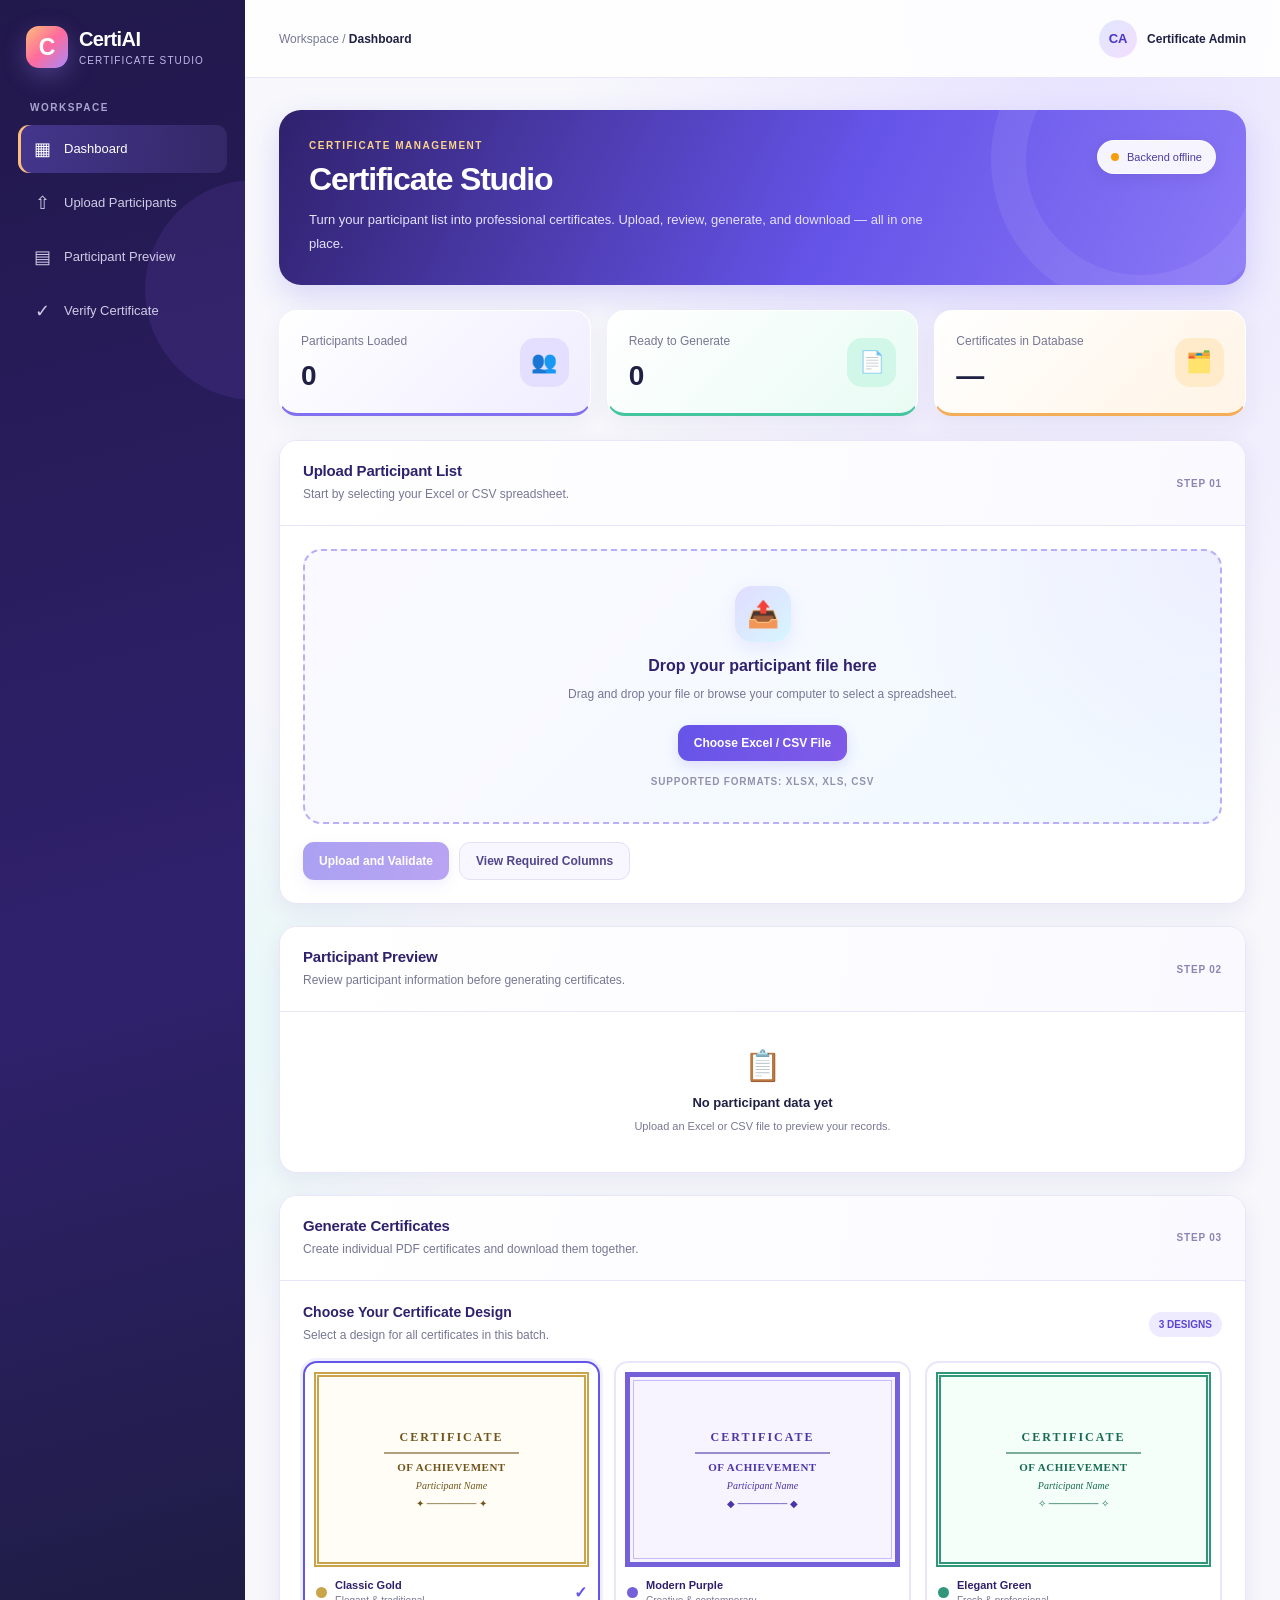
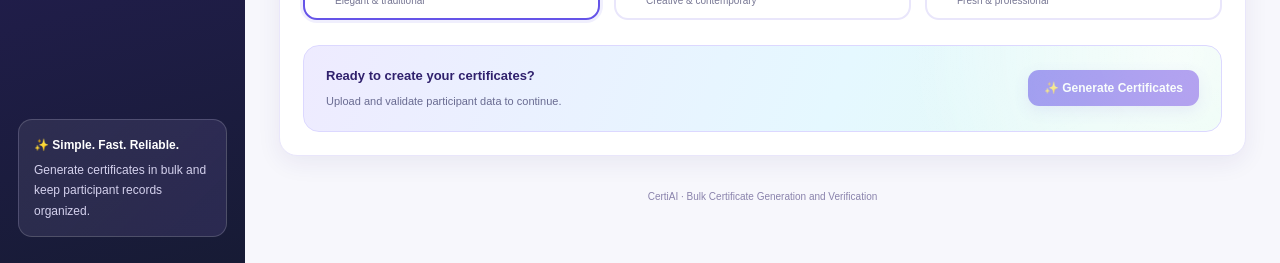
<file: frontend/index.html>
<!DOCTYPE html>
<html lang="en">
<head>
    <meta charset="UTF-8">
    <meta name="viewport" content="width=device-width, initial-scale=1.0">
    <meta name="theme-color" content="#30216d">
    <title>CertiAI | Certificate Studio</title>
    <link rel="stylesheet" href="./style.css">
</head>

<body>
<div class="app">

    <!-- Sidebar -->
    <aside class="sidebar">
        <div class="brand">
            <div class="brand-icon">C</div>
            <div class="brand-copy">
                <div class="brand-name">CertiAI</div>
                <div class="brand-sub">CERTIFICATE STUDIO</div>
            </div>
        </div>

        <div class="nav-label">WORKSPACE</div>

        <a href="index.html" class="nav-link active">
            <span class="nav-icon">▦</span>
            <span class="nav-text">Dashboard</span>
        </a>

        <a href="#upload-section" class="nav-link">
            <span class="nav-icon">⇧</span>
            <span class="nav-text">Upload Participants</span>
        </a>

        <a href="#preview-section" class="nav-link">
            <span class="nav-icon">▤</span>
            <span class="nav-text">Participant Preview</span>
        </a>

        <a href="verify.html" class="nav-link">
            <span class="nav-icon">✓</span>
            <span class="nav-text">Verify Certificate</span>
        </a>

        <div class="sidebar-bottom">
            <strong>✨ Simple. Fast. Reliable.</strong>
            Generate certificates in bulk and keep participant records organized.
        </div>
    </aside>

    <!-- Main Content -->
    <main class="main">

        <header class="topbar">
            <div class="breadcrumb">
                Workspace / <strong>Dashboard</strong>
            </div>

            <div class="user-chip">
                <div class="avatar">CA</div>
                <span class="user-label">Certificate Admin</span>
            </div>
        </header>

        <div class="content">

            <!-- Welcome Banner -->
            <section class="page-heading">
                <div>
                    <div class="eyebrow">CERTIFICATE MANAGEMENT</div>
                    <h1>Certificate Studio</h1>
                    <div class="subtitle">
                        Turn your participant list into professional certificates.
                        Upload, review, generate, and download — all in one place.
                    </div>
                </div>

                <div class="status-pill" id="backendStatus">
                    <span class="status-dot"></span>
                    <span id="backendStatusText">Checking server...</span>
                </div>
            </section>

            <!-- Summary Cards -->
            <section class="stats">

                <div class="stat-card">
                    <div>
                        <div class="stat-label">Participants Loaded</div>
                        <div class="stat-number" id="participantCount">0</div>
                    </div>
                    <div class="stat-icon">👥</div>
                </div>

                <div class="stat-card">
                    <div>
                        <div class="stat-label">Ready to Generate</div>
                        <div class="stat-number" id="readyCount">0</div>
                    </div>
                    <div class="stat-icon">📄</div>
                </div>

                <div class="stat-card">
                    <div>
                        <div class="stat-label">Certificates in Database</div>
                        <div class="stat-number" id="savedCount">—</div>
                    </div>
                    <div class="stat-icon">🗂️</div>
                </div>

            </section>

            <!-- Status Messages -->
            <div id="message" class="message"
                 role="status" aria-live="polite"></div>

            <!-- Upload Section -->
            <section class="panel" id="upload-section">

                <div class="panel-heading">
                    <div>
                        <div class="panel-title">Upload Participant List</div>
                        <div class="panel-description">
                            Start by selecting your Excel or CSV spreadsheet.
                        </div>
                    </div>
                    <span class="muted">STEP 01</span>
                </div>

                <div class="panel-body">

                    <div class="upload-zone" id="uploadZone">
                        <div class="upload-icon">📤</div>

                        <h3>Drop your participant file here</h3>

                        <p>
                            Drag and drop your file or browse your computer
                            to select a spreadsheet.
                        </p>

                        <button type="button"
                                class="btn btn-primary"
                                id="browseButton">
                            Choose Excel / CSV File
                        </button>

                        <input type="file"
                               id="fileInput"
                               accept=".xlsx,.xls,.csv"
                               hidden>

                        <div class="file-types">
                            SUPPORTED FORMATS: XLSX, XLS, CSV
                        </div>
                    </div>

                    <div class="file-info" id="fileInfo">
                        <div>
                            <div class="file-name" id="fileName"></div>
                            <div class="file-size" id="fileSize"></div>
                        </div>

                        <button type="button"
                                class="btn btn-secondary btn-small"
                                id="removeFileButton">
                            Remove
                        </button>
                    </div>

                    <div class="upload-actions">
                        <button type="button"
                                class="btn btn-primary"
                                id="uploadButton"
                                disabled>
                            Upload and Validate
                        </button>

                        <button type="button"
                                class="btn btn-secondary"
                                id="sampleButton">
                            View Required Columns
                        </button>
                    </div>

                </div>
            </section>

            <!-- Participant Preview -->
            <section class="panel" id="preview-section">

                <div class="panel-heading">
                    <div>
                        <div class="panel-title">Participant Preview</div>
                        <div class="panel-description">
                            Review participant information before generating certificates.
                        </div>
                    </div>
                    <span class="muted">STEP 02</span>
                </div>

                <div id="emptyState" class="empty-state">
                    <div class="empty-icon">📋</div>
                    <strong>No participant data yet</strong>
                    <p>Upload an Excel or CSV file to preview your records.</p>
                </div>

                <div id="tableContainer" hidden>
                    <div class="table-wrap">
                        <table>
                            <thead>
                                <tr>
                                    <th>Participant</th>
                                    <th>Event</th>
                                    <th>Organization</th>
                                    <th>Date</th>
                                    <th>Achievement</th>
                                </tr>
                            </thead>
                            <tbody id="participantTable"></tbody>
                        </table>
                    </div>

                    <div class="table-footer" id="tableFooter"></div>
                </div>

            </section>

            <!-- Generation Section -->
            <section class="panel" id="generate-section">

                <div class="panel-heading">
                    <div>
                        <div class="panel-title">Generate Certificates</div>
                        <div class="panel-description">
                            Create individual PDF certificates and download them together.
                        </div>
                    </div>
                    <span class="muted">STEP 03</span>
                </div>

                <div class="panel-body">
                    
<!-- Certificate Template Selection -->
<div class="template-section">
    <div class="template-heading">
        <div>
            <h3>Choose Your Certificate Design</h3>
            <p>Select a design for all certificates in this batch.</p>
        </div>
        <span class="template-badge">3 DESIGNS</span>
    </div>

    <div class="template-grid">
        <label class="template-option selected">
            <input type="radio" name="certificateTemplate"
                   value="classic" checked>

            <div class="template-preview classic-preview">
                <span class="preview-top">CERTIFICATE</span>
                <span class="preview-line"></span>
                <strong>OF ACHIEVEMENT</strong>
                <span class="preview-name">Participant Name</span>
                <span class="preview-bottom">✦ ─────── ✦</span>
            </div>

            <div class="template-info">
                <span class="template-color gold"></span>
                <span>
                    <strong>Classic Gold</strong>
                    <small>Elegant & traditional</small>
                </span>
                <span class="template-check">✓</span>
            </div>
        </label>

        <label class="template-option">
            <input type="radio" name="certificateTemplate"
                   value="modern">

            <div class="template-preview modern-preview">
                <span class="preview-top">CERTIFICATE</span>
                <span class="preview-line"></span>
                <strong>OF ACHIEVEMENT</strong>
                <span class="preview-name">Participant Name</span>
                <span class="preview-bottom">◆ ─────── ◆</span>
            </div>

            <div class="template-info">
                <span class="template-color purple"></span>
                <span>
                    <strong>Modern Purple</strong>
                    <small>Creative & contemporary</small>
                </span>
                <span class="template-check">✓</span>
            </div>
        </label>

        <label class="template-option">
            <input type="radio" name="certificateTemplate"
                   value="elegant">

            <div class="template-preview elegant-preview">
                <span class="preview-top">CERTIFICATE</span>
                <span class="preview-line"></span>
                <strong>OF ACHIEVEMENT</strong>
                <span class="preview-name">Participant Name</span>
                <span class="preview-bottom">✧ ─────── ✧</span>
            </div>

            <div class="template-info">
                <span class="template-color green"></span>
                <span>
                    <strong>Elegant Green</strong>
                    <small>Fresh & professional</small>
                </span>
                <span class="template-check">✓</span>
            </div>
        </label>
    </div>
</div>

                    <div class="generate-bar">
                        <div>
                            <strong>Ready to create your certificates?</strong>
                            <p id="generateDescription">
                                Upload and validate participant data to continue.
                            </p>
                        </div>

                        <button type="button"
                                class="btn btn-primary"
                                id="generateButton"
                                disabled>
                            ✨ Generate Certificates
                        </button>
                    </div>

                    <div class="progress-area" id="progressArea">
                        <div class="progress-track">
                            <div class="progress-fill" id="progressFill"></div>
                        </div>
                        <div class="progress-label" id="progressLabel">
                            Preparing...
                        </div>
                    </div>

                    <button type="button"
                            class="btn btn-success"
                            id="downloadButton"
                            hidden>
                        ⬇ Download Certificates ZIP
                    </button>

                </div>
            </section>

            <footer class="footer">
                CertiAI · Bulk Certificate Generation and Verification
            </footer>

        </div>
    </main>
</div>

<script>
"use strict";

const API_BASE = "http://127.0.0.1:5000";

const $ = id => document.getElementById(id);

const fileInput = $("fileInput");
const uploadZone = $("uploadZone");
const uploadButton = $("uploadButton");
const generateButton = $("generateButton");
const downloadButton = $("downloadButton");
const messageBox = $("message");

let selectedFile = null;
let participants = [];
let currentDownloadUrl = null;
let isBusy = false;

/* Display messages */

function showMessage(text, type = "info") {
    messageBox.textContent = text;
    messageBox.className = "message show " + type;
}

function hideMessage() {
    messageBox.textContent = "";
    messageBox.className = "message";
}

/* Safely display values in the participant table */

function escapeHTML(value) {
    return String(value ?? "").replace(/[&<>"']/g, character => ({
        "&": "&amp;",
        "<": "&lt;",
        ">": "&gt;",
        '"': "&quot;",
        "'": "&#39;"
    })[character]);
}

/* Handle supported API response formats */

function normalizeRecords(data) {
    if (Array.isArray(data)) return data;
    if (data && Array.isArray(data.records)) return data.records;
    if (data && Array.isArray(data.participants)) return data.participants;
    if (data && Array.isArray(data.data)) return data.data;
    return [];
}

function getField(record, names) {
    for (const name of names) {
        if (record[name] !== undefined && record[name] !== null) {
            return record[name];
        }
    }
    return "";
}

function normalizeParticipant(record) {
    return {
        Name: getField(record, ["Name", "name", "participant_name"]),
        Event: getField(record, ["Event", "event"]),
        Organization: getField(record, ["Organization", "organization"]),
        Date: getField(record, ["Date", "date", "certificate_date"]),
        Achievement: getField(record, ["Achievement", "achievement"])
    };
}

/* Update dashboard information */

function updateCounts() {
    $("participantCount").textContent = participants.length;
    $("readyCount").textContent = participants.length;

    $("generateDescription").textContent = participants.length
        ? `${participants.length} participant record(s) are ready for generation.`
        : "Upload and validate participant data to continue.";

    generateButton.disabled = isBusy || participants.length === 0;
}

function setBusy(value) {
    isBusy = value;

    uploadButton.disabled = value || !selectedFile;
    generateButton.disabled = value || participants.length === 0;
    $("browseButton").disabled = value;
    $("removeFileButton").disabled = value;
}

/* Render participant preview */

function renderParticipants() {
    const emptyState = $("emptyState");
    const tableContainer = $("tableContainer");
    const tableBody = $("participantTable");

    tableBody.replaceChildren();

    if (!participants.length) {
        emptyState.hidden = false;
        tableContainer.hidden = true;
        updateCounts();
        return;
    }

    emptyState.hidden = true;
    tableContainer.hidden = false;

    participants.slice(0, 100).forEach(person => {
        const initials = String(person.Name || "?")
            .trim()
            .split(/\s+/)
            .slice(0, 2)
            .map(part => part.charAt(0))
            .join("")
            .toUpperCase();

        const row = document.createElement("tr");

        row.innerHTML = `
            <td>
                <div class="person-cell">
                    <div class="person-avatar">${escapeHTML(initials || "?")}</div>
                    <span class="person-name">${escapeHTML(person.Name || "—")}</span>
                </div>
            </td>
            <td>${escapeHTML(person.Event || "—")}</td>
            <td>${escapeHTML(person.Organization || "—")}</td>
            <td>${escapeHTML(person.Date || "—")}</td>
            <td>${escapeHTML(person.Achievement || "—")}</td>
        `;

        tableBody.appendChild(row);
    });

    $("tableFooter").textContent = participants.length > 100
        ? `Showing 100 of ${participants.length} participants. All records are retained for generation.`
        : `Showing all ${participants.length} participant record(s).`;

    updateCounts();
}

/* File selection */

function clearSelectedFile() {
    selectedFile = null;
    fileInput.value = "";
    $("fileInfo").classList.remove("show");
    uploadButton.disabled = true;
}

function chooseFile(file) {
    if (isBusy || !file) return;

    hideMessage();

    const extension = file.name.split(".").pop().toLowerCase();

    if (!["xlsx", "xls", "csv"].includes(extension)) {
        showMessage(
            "Please choose an Excel (.xlsx, .xls) or CSV (.csv) file.",
            "error"
        );
        return;
    }

    selectedFile = file;

    $("fileName").textContent = file.name;
    $("fileSize").textContent = `${(file.size / 1024).toFixed(1)} KB`;
    $("fileInfo").classList.add("show");

    participants = [];
    currentDownloadUrl = null;

    downloadButton.hidden = true;
    $("progressArea").classList.remove("show");

    renderParticipants();
    uploadButton.disabled = false;
}

$("browseButton").addEventListener("click", () => fileInput.click());

fileInput.addEventListener("change", () => {
    chooseFile(fileInput.files[0]);
});

$("removeFileButton").addEventListener("click", () => {
    if (isBusy) return;

    clearSelectedFile();
    participants = [];
    currentDownloadUrl = null;

    downloadButton.hidden = true;
    $("progressArea").classList.remove("show");

    renderParticipants();
    hideMessage();
});

/* Drag and drop */

uploadZone.addEventListener("dragover", event => {
    event.preventDefault();
    uploadZone.classList.add("dragover");
});

uploadZone.addEventListener("dragleave", () => {
    uploadZone.classList.remove("dragover");
});

uploadZone.addEventListener("drop", event => {
    event.preventDefault();
    uploadZone.classList.remove("dragover");

    if (event.dataTransfer.files.length) {
        chooseFile(event.dataTransfer.files[0]);
    }
});

/* Required spreadsheet columns */

$("sampleButton").addEventListener("click", () => {
    showMessage(
        "Your spreadsheet must contain these exact column headings: Name, Event, Organization, Date, Achievement. Each row must contain one participant's details.",
        "info"
    );
});

/* Upload and validate spreadsheet */

uploadButton.addEventListener("click", async () => {
    if (!selectedFile || isBusy) return;

    hideMessage();
    setBusy(true);
    uploadButton.textContent = "Uploading...";

    try {
        const formData = new FormData();
        formData.append("file", selectedFile);

        const response = await fetch(`${API_BASE}/api/upload-excel`, {
            method: "POST",
            body: formData
        });

        const data = await response.json();

        if (!response.ok || data.success === false || data.error) {
            throw new Error(
                data.error || data.message || "The file could not be validated."
            );
        }

        const records = normalizeRecords(data);

        if (!records.length) {
            throw new Error(
                data.message ||
                "No participant records were returned by the upload endpoint. Check the endpoint response."
            );
        }

        const imported = records.map(normalizeParticipant);
        const required = [
            "Name", "Event", "Organization", "Date", "Achievement"
        ];

        const missing = required.filter(column =>
            imported.some(person => !String(person[column] ?? "").trim())
        );

        if (missing.length) {
            throw new Error(
                "Some participant details are missing. Check these columns: " +
                missing.join(", ")
            );
        }

        participants = imported;
        currentDownloadUrl = null;

        downloadButton.hidden = true;
        $("progressArea").classList.remove("show");

        renderParticipants();

        showMessage(
            `Successfully loaded ${participants.length} participant record(s). Review the preview before generating certificates.`,
            "success"
        );

    } catch (error) {
        showMessage(
            error.message.includes("Failed to fetch")
                ? "Could not connect to the backend. Start Flask at http://127.0.0.1:5000 and try again."
                : error.message,
            "error"
        );
    } finally {
        setBusy(false);
        uploadButton.textContent = "Upload and Validate";
    }
});

/* Generate certificates */

generateButton.addEventListener("click", async () => {
    if (!participants.length || isBusy) return;

    hideMessage();
    setBusy(true);

    generateButton.textContent = "Generating...";
    downloadButton.hidden = true;

    const progressArea = $("progressArea");
    const progressFill = $("progressFill");
    const progressLabel = $("progressLabel");

    progressArea.classList.add("show");
    progressFill.style.width = "20%";
    progressLabel.textContent = "Sending participant records to the server...";

    try {
        const response = await fetch(`${API_BASE}/api/generate-certificates`, {
            method: "POST",
            headers: {
                "Content-Type": "application/json"
            },
            body: JSON.stringify({
            records: participants,
            template: document.querySelector(
                'input[name="certificateTemplate"]:checked'
            )?.value || "classic"
        })
        });

        progressFill.style.width = "70%";
        progressLabel.textContent = "Processing certificate generation...";

        const data = await response.json();

        if (!response.ok || data.success === false || data.error) {
            throw new Error(
                data.error || data.message || "Certificate generation failed."
            );
        }

        if (data.download_url) {
            currentDownloadUrl = data.download_url.startsWith("http")
                ? data.download_url
                : API_BASE +
                  (data.download_url.startsWith("/") ? "" : "/") +
                  data.download_url;
        } else {
            const batchId = data.batch_id || data.batchId;

            if (batchId) {
                currentDownloadUrl =
                    `${API_BASE}/api/download/${encodeURIComponent(batchId)}`;
            }
        }

        if (!currentDownloadUrl) {
            throw new Error(
                "The server did not return a download URL or batch ID. Check the Flask response."
            );
        }

        progressFill.style.width = "100%";
        progressLabel.textContent = "Certificate generation completed.";

        downloadButton.hidden = false;

        const total = data.total ?? data.count ?? participants.length;

        showMessage(
            `Successfully generated ${total} certificate(s). Your ZIP file is ready to download.`,
            "success"
        );

        await refreshSavedCount();

    } catch (error) {
        progressFill.style.width = "0%";
        progressLabel.textContent = "Generation did not complete.";

        showMessage(
            error.message.includes("Failed to fetch")
                ? "Could not connect to the backend. Make sure Flask is running."
                : error.message,
            "error"
        );
    } finally {
        setBusy(false);
        generateButton.textContent = "✨ Generate Certificates";
    }
});

/* Download generated ZIP */

downloadButton.addEventListener("click", () => {
    if (currentDownloadUrl) {
        window.location.href = currentDownloadUrl;
    }
});

/* Backend connection status */

async function checkBackend() {
    const pill = $("backendStatus");
    const label = $("backendStatusText");

    try {
        const response = await fetch(`${API_BASE}/api/health`);

        if (!response.ok) {
            throw new Error("Backend is not ready");
        }

        pill.classList.add("online");
        label.textContent = "Backend connected";

    } catch {
        pill.classList.remove("online");
        label.textContent = "Backend offline";
    }
}

/* Load certificate count from the database */

async function refreshSavedCount() {
    try {
        const response = await fetch(`${API_BASE}/api/certificates`);

        if (!response.ok) return;

        const data = await response.json();
        const records = normalizeRecords(data);

        const recognizedResponse =
            Array.isArray(data) ||
            Array.isArray(data?.records) ||
            Array.isArray(data?.data) ||
            Array.isArray(data?.certificates);

        if (recognizedResponse) {
            $("savedCount").textContent =
                Array.isArray(data?.certificates)
                    ? data.certificates.length
                    : records.length;
        }

    } catch {
        // Keep the dashboard usable if the database endpoint is unavailable.
    }
}

/* Initial dashboard setup */

checkBackend();
refreshSavedCount();
renderParticipants();
</script>

</body>
</html>
</file>
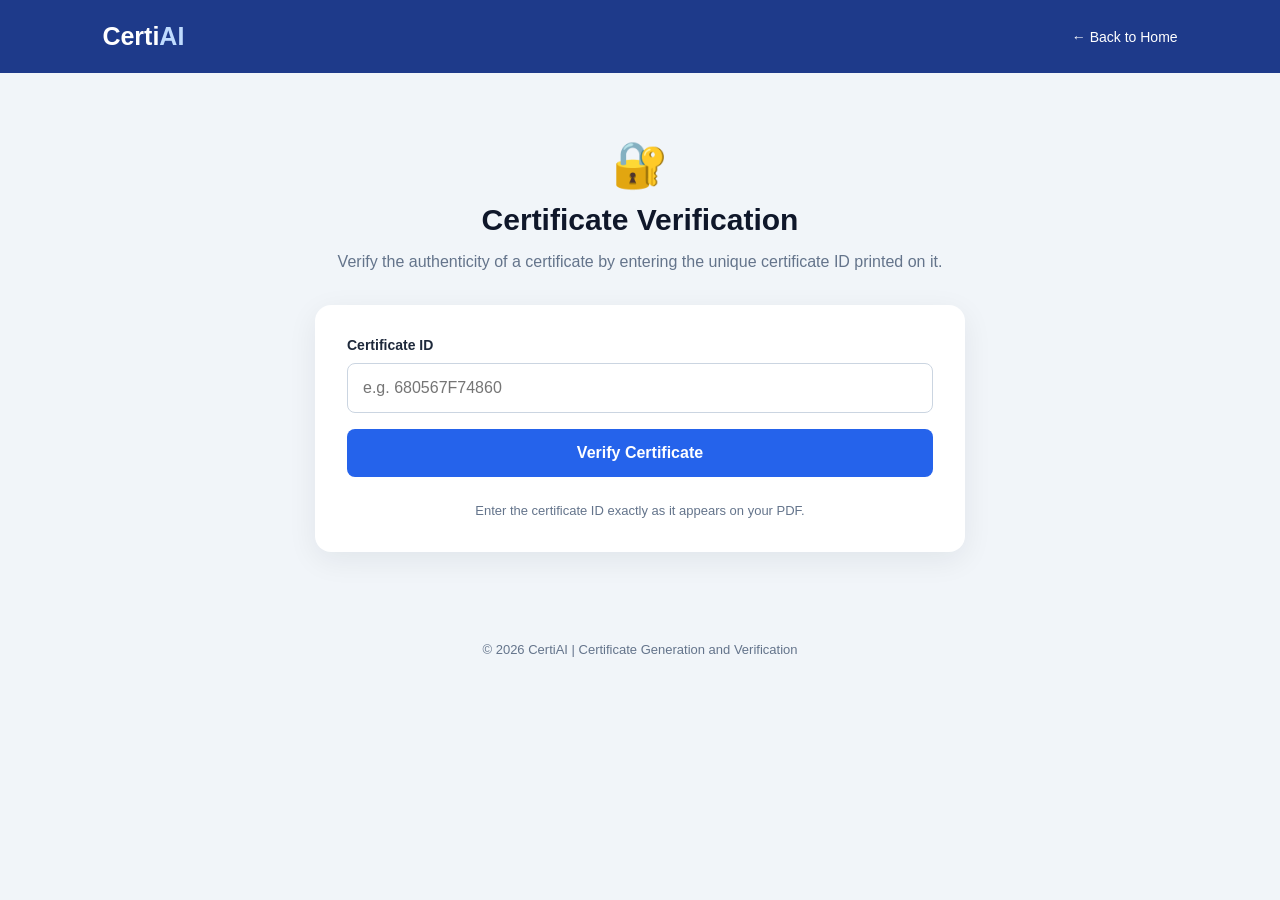
<file: frontend/verify.html>
<!DOCTYPE html>
<html lang="en">
<head>
    <meta charset="UTF-8">
    <meta name="viewport" content="width=device-width, initial-scale=1.0">
    <title>Certificate Verification | CertiAI</title>

    <style>
        * {
            box-sizing: border-box;
            margin: 0;
            padding: 0;
            font-family: Arial, sans-serif;
        }

        body {
            min-height: 100vh;
            background: #f1f5f9;
            color: #1e293b;
        }

        header {
            background: #1e3a8a;
            color: white;
            padding: 22px 8%;
            display: flex;
            justify-content: space-between;
            align-items: center;
        }

        header h2 {
            font-size: 25px;
        }

        header span {
            color: #bfdbfe;
        }

        header a {
            color: white;
            text-decoration: none;
            font-size: 14px;
        }

        main {
            width: 92%;
            max-width: 650px;
            margin: 65px auto;
        }

        .intro {
            text-align: center;
            margin-bottom: 30px;
        }

        .intro .icon {
            font-size: 45px;
            margin-bottom: 12px;
        }

        .intro h1 {
            font-size: 30px;
            margin-bottom: 12px;
            color: #0f172a;
        }

        .intro p {
            color: #64748b;
            line-height: 1.6;
        }

        .card {
            background: white;
            padding: 32px;
            border-radius: 16px;
            box-shadow: 0 8px 30px rgba(15, 23, 42, 0.07);
        }

        label {
            display: block;
            font-weight: bold;
            margin-bottom: 10px;
            font-size: 14px;
        }

        input {
            width: 100%;
            padding: 15px;
            border: 1px solid #cbd5e1;
            border-radius: 8px;
            font-size: 16px;
            outline: none;
            margin-bottom: 16px;
        }

        input:focus {
            border-color: #2563eb;
            box-shadow: 0 0 0 3px #dbeafe;
        }

        button {
            width: 100%;
            padding: 15px;
            background: #2563eb;
            color: white;
            border: none;
            border-radius: 8px;
            font-size: 16px;
            font-weight: bold;
            cursor: pointer;
        }

        button:hover {
            background: #1d4ed8;
        }

        button:disabled {
            opacity: 0.65;
            cursor: wait;
        }

        #result {
            margin-top: 24px;
        }

        .result-card {
            padding: 22px;
            border-radius: 10px;
        }

        .success {
            background: #f0fdf4;
            border: 1px solid #86efac;
        }

        .failure {
            background: #fef2f2;
            border: 1px solid #fca5a5;
            color: #b91c1c;
        }

        .result-title {
            font-size: 19px;
            font-weight: bold;
            margin-bottom: 12px;
        }

        .success .result-title {
            color: #15803d;
        }

        .detail {
            padding: 11px 0;
            border-bottom: 1px solid #e2e8f0;
            line-height: 1.5;
            overflow-wrap: anywhere;
        }

        .detail:last-child {
            border-bottom: none;
        }

        .detail strong {
            display: block;
            color: #475569;
            font-size: 12px;
            text-transform: uppercase;
            margin-bottom: 4px;
        }

        .hint {
            text-align: center;
            color: #64748b;
            font-size: 13px;
            margin-top: 20px;
            line-height: 1.5;
        }

        footer {
            text-align: center;
            padding: 25px;
            color: #64748b;
            font-size: 13px;
        }

        @media (max-width: 480px) {
            header {
                padding: 18px 5%;
            }

            header h2 {
                font-size: 21px;
            }

            main {
                margin: 40px auto;
            }

            .card {
                padding: 22px;
            }

            .intro h1 {
                font-size: 25px;
            }
        }
    </style>
</head>

<body>

<header>
    <h2>Certi<span>AI</span></h2>
    <a href="index.html">← Back to Home</a>
</header>

<main>
    <section class="intro">
        <div class="icon">🔐</div>
        <h1>Certificate Verification</h1>
        <p>
            Verify the authenticity of a certificate by entering
            the unique certificate ID printed on it.
        </p>
    </section>

    <section class="card">
        <form id="verifyForm">
            <label for="certificateId">Certificate ID</label>

            <input
                type="text"
                id="certificateId"
                placeholder="e.g. 680567F74860"
                maxlength="100"
                required
                autocomplete="off"
            >

            <button type="submit" id="verifyButton">
                Verify Certificate
            </button>
        </form>

        <div id="result" aria-live="polite"></div>

        <p class="hint">
            Enter the certificate ID exactly as it appears on your PDF.
        </p>
    </section>
</main>

<footer>
    © 2026 CertiAI | Certificate Generation and Verification
</footer>

<script>
    const form = document.getElementById("verifyForm");
    const input = document.getElementById("certificateId");
    const button = document.getElementById("verifyButton");
    const result = document.getElementById("result");

    form.addEventListener("submit", async function (event) {
        event.preventDefault();

        const certificateId = input.value.trim();

        if (!certificateId) {
            result.innerHTML = "";
            input.focus();
            return;
        }

        button.disabled = true;
        button.textContent = "Verifying...";
        result.innerHTML = "";

        try {
            const response = await fetch(
                "http://127.0.0.1:5000/api/verify/" +
                encodeURIComponent(certificateId)
            );

            const data = await response.json();

            if (response.ok && data.verified && data.certificate) {
                const certificate = data.certificate;

                result.innerHTML = `
                    <div class="result-card success">
                        <div class="result-title">
                            ✓ Certificate Verified Successfully
                        </div>

                        <div class="detail">
                            <strong>Certificate ID</strong>
                            <span>${escapeHTML(certificate.certificate_id)}</span>
                        </div>

                        <div class="detail">
                            <strong>Participant Name</strong>
                            <span>${escapeHTML(certificate.participant_name)}</span>
                        </div>

                        <div class="detail">
                            <strong>Event</strong>
                            <span>${escapeHTML(certificate.event)}</span>
                        </div>

                        <div class="detail">
                            <strong>Organization</strong>
                            <span>${escapeHTML(certificate.organization)}</span>
                        </div>

                        <div class="detail">
                            <strong>Achievement</strong>
                            <span>${escapeHTML(certificate.achievement)}</span>
                        </div>

                        <div class="detail">
                            <strong>Certificate Date</strong>
                            <span>${escapeHTML(certificate.certificate_date)}</span>
                        </div>
                    </div>
                `;
            } else {
                result.innerHTML = `
                    <div class="result-card failure">
                        <div class="result-title">
                            ✕ Certificate Not Verified
                        </div>
                        <p>
                            ${escapeHTML(
                                data.message || "Certificate ID not found."
                            )}
                        </p>
                    </div>
                `;
            }
        } catch (error) {
            result.innerHTML = `
                <div class="result-card failure">
                    <div class="result-title">Unable to Verify</div>
                    <p>
                        Could not connect to the backend.
                        Make sure the Flask server is running on port 5000.
                    </p>
                </div>
            `;
        } finally {
            button.disabled = false;
            button.textContent = "Verify Certificate";
        }
    });

    function escapeHTML(value) {
        const element = document.createElement("span");
        element.textContent = String(value ?? "");
        return element.innerHTML;
    }
</script>

</body>
</html>
</file>
<file: frontend/style.css>
/* =========================================
   CertiAI — Certificate Studio
   Complete stylesheet
   ========================================= */

:root {
    --primary: #6554e8;
    --primary-dark: #4935c7;
    --bg: #f7f7fc;
    --surface: #ffffff;
    --text: #202044;
    --muted: #777794;
    --border: #e9e6fb;
    --success: #11875d;
    --danger: #dc2626;
    --radius: 18px;
    --shadow: 0 7px 25px rgba(48, 33, 109, 0.07);
}

* {
    box-sizing: border-box;
}

html {
    scroll-behavior: smooth;
    scroll-padding-top: 24px;
}

body {
    margin: 0;
    font-family: "Segoe UI", Arial, sans-serif;
    color: var(--text);
    background:
        radial-gradient(ellipse at 85% 0%, #e7e2ff 0%, transparent 34%),
        radial-gradient(ellipse at 5% 55%, #e0f8f5 0%, transparent 25%),
        var(--bg);
    min-height: 100vh;
}

button,
input {
    font: inherit;
}

button {
    cursor: pointer;
}

button:disabled {
    opacity: 0.55;
    cursor: not-allowed;
}

[hidden] {
    display: none !important;
}

/* =========================================
   Main Layout
   ========================================= */

.app {
    display: flex;
    min-height: 100vh;
}

.main {
    flex: 1;
    min-width: 0;
}

/* =========================================
   Sidebar
   ========================================= */

.sidebar {
    width: 245px;
    flex-shrink: 0;
    display: flex;
    flex-direction: column;
    position: relative;
    overflow: hidden;
    padding: 26px 18px;
    color: #ffffff;
    background: linear-gradient(
        165deg,
        #21184b 0%,
        #30216d 52%,
        #171b35 100%
    );
}

.sidebar::before {
    content: "";
    position: absolute;
    width: 220px;
    height: 220px;
    right: -120px;
    top: 180px;
    border-radius: 50%;
    background: #8b5cf6;
    opacity: 0.12;
    pointer-events: none;
}

.brand {
    display: flex;
    align-items: center;
    gap: 11px;
    padding: 0 8px 34px;
    position: relative;
    z-index: 1;
}

.brand-icon {
    width: 42px;
    height: 42px;
    min-width: 42px;
    display: grid;
    place-items: center;
    border-radius: 13px;
    background: linear-gradient(
        135deg,
        #ffbd7a,
        #ff6b9d 50%,
        #a78bfa
    );
    box-shadow: 0 8px 24px rgba(167, 139, 250, 0.3);
    color: #ffffff;
    font-size: 23px;
    font-weight: 900;
}

.brand-name {
    font-size: 20px;
    font-weight: 800;
    letter-spacing: -0.6px;
}

.brand-sub {
    color: #c1b8ec;
    font-size: 10px;
    letter-spacing: 1.1px;
    margin-top: 4px;
}

.nav-label {
    color: #aaa4d0;
    font-size: 10px;
    font-weight: 700;
    letter-spacing: 1.5px;
    padding: 0 12px;
    margin-bottom: 12px;
    position: relative;
    z-index: 1;
}

.nav-link {
    position: relative;
    z-index: 1;
    display: flex;
    align-items: center;
    gap: 12px;
    padding: 13px 14px;
    margin-bottom: 6px;
    border-radius: 11px;
    color: #d0cce7;
    text-decoration: none;
    font-size: 13px;
    transition:
        background 0.25s,
        transform 0.25s,
        color 0.25s;
}

.nav-link:hover {
    color: #ffffff;
    background: rgba(255, 255, 255, 0.1);
    transform: translateX(3px);
}

.nav-link.active {
    color: #ffffff;
    background: linear-gradient(
        100deg,
        rgba(120, 101, 239, 0.38),
        rgba(167, 139, 250, 0.12)
    );
    box-shadow: inset 3px 0 #ffbd7a;
}

.nav-icon {
    width: 20px;
    flex-shrink: 0;
    text-align: center;
    font-size: 18px;
}

.nav-text {
    line-height: 1.4;
}

.sidebar-bottom {
    position: relative;
    z-index: 1;
    margin-top: auto;
    padding: 15px;
    border: 1px solid rgba(255, 255, 255, 0.17);
    border-radius: 14px;
    background: linear-gradient(
        135deg,
        rgba(255, 255, 255, 0.08),
        rgba(167, 139, 250, 0.13)
    );
    color: #d4d1ed;
    font-size: 12px;
    line-height: 1.7;
}

.sidebar-bottom strong {
    display: block;
    color: #ffffff;
    margin-bottom: 5px;
}

/* =========================================
   Top Navigation
   ========================================= */

.topbar {
    min-height: 78px;
    padding: 18px 34px;
    display: flex;
    align-items: center;
    justify-content: space-between;
    gap: 15px;
    background: rgba(255, 255, 255, 0.92);
    border-bottom: 1px solid var(--border);
}

.breadcrumb {
    color: var(--muted);
    font-size: 12px;
}

.breadcrumb strong {
    color: var(--text);
}

.user-chip {
    display: flex;
    align-items: center;
    gap: 10px;
    font-size: 12px;
    font-weight: 700;
}

.avatar {
    width: 38px;
    height: 38px;
    flex-shrink: 0;
    display: grid;
    place-items: center;
    border-radius: 50%;
    background: linear-gradient(135deg, #e0e7ff, #f3ddff);
    color: #4935c7;
    font-size: 13px;
    font-weight: 800;
}

/* =========================================
   Main Content
   ========================================= */

.content {
    width: 100%;
    max-width: 1450px;
    margin: 0 auto;
    padding: 32px 34px;
}

.page-heading {
    position: relative;
    display: flex;
    align-items: flex-start;
    justify-content: space-between;
    gap: 20px;
    overflow: hidden;
    padding: 30px;
    margin-bottom: 25px;
    border-radius: 22px;
    background: linear-gradient(
        115deg,
        #30216d 0%,
        #6554e8 58%,
        #8b79f7 100%
    );
    box-shadow: 0 12px 30px rgba(101, 84, 232, 0.2);
}

.page-heading::after {
    content: "";
    position: absolute;
    width: 230px;
    height: 230px;
    right: -45px;
    top: -100px;
    border: 35px solid rgba(255, 255, 255, 0.07);
    border-radius: 50%;
    pointer-events: none;
}

.page-heading > div,
.page-heading > .status-pill {
    position: relative;
    z-index: 1;
}

.eyebrow {
    margin-bottom: 9px;
    color: #fbd38d;
    font-size: 10px;
    font-weight: 800;
    letter-spacing: 1.5px;
    text-transform: uppercase;
}

h1 {
    margin: 0;
    color: #ffffff;
    font-size: 32px;
    font-weight: 800;
    letter-spacing: -1.2px;
    line-height: 1.2;
}

.subtitle {
    max-width: 620px;
    margin-top: 10px;
    color: #e5e2ff;
    font-size: 13px;
    line-height: 1.8;
}

/* Backend Status */

.status-pill {
    display: inline-flex;
    align-items: center;
    gap: 8px;
    flex-shrink: 0;
    padding: 10px 13px;
    border: 1px solid rgba(255, 255, 255, 0.55);
    border-radius: 30px;
    background: #ffffffed;
    color: #4b3c9c;
    font-size: 11px;
    white-space: nowrap;
    box-shadow: 0 4px 16px rgba(23, 16, 59, 0.08);
}

.status-dot {
    width: 8px;
    height: 8px;
    flex-shrink: 0;
    border-radius: 50%;
    background: #f59e0b;
}

.status-pill.online .status-dot {
    background: #22c55e;
    box-shadow: 0 0 0 3px rgba(34, 197, 94, 0.15);
}

/* =========================================
   Summary Cards
   ========================================= */

.stats {
    display: grid;
    grid-template-columns: repeat(3, minmax(0, 1fr));
    gap: 16px;
    margin-bottom: 24px;
}

.stat-card {
    position: relative;
    display: flex;
    align-items: center;
    justify-content: space-between;
    gap: 12px;
    overflow: hidden;
    padding: 21px;
    border: 1px solid #ffffff;
    border-radius: var(--radius);
    background: #ffffff;
    box-shadow: 0 7px 24px rgba(55, 48, 107, 0.06);
    transition:
        transform 0.25s,
        box-shadow 0.25s;
}

.stat-card:hover {
    transform: translateY(-4px);
    box-shadow: 0 14px 28px rgba(55, 48, 107, 0.12);
}

.stat-card:nth-child(1) {
    background: linear-gradient(135deg, #ffffff, #f0edff);
    border-bottom: 3px solid #8170ef;
}

.stat-card:nth-child(2) {
    background: linear-gradient(135deg, #ffffff, #e9fbf4);
    border-bottom: 3px solid #43c59e;
}

.stat-card:nth-child(3) {
    background: linear-gradient(135deg, #ffffff, #fff4e6);
    border-bottom: 3px solid #f5ae58;
}

.stat-label {
    color: var(--muted);
    font-size: 12px;
    line-height: 1.5;
}

.stat-number {
    margin-top: 10px;
    color: var(--text);
    font-size: 28px;
    font-weight: 800;
    letter-spacing: -0.7px;
    overflow-wrap: anywhere;
}

.stat-icon {
    width: 49px;
    height: 49px;
    flex-shrink: 0;
    display: grid;
    place-items: center;
    border-radius: 15px;
    background: #e4dfff;
    font-size: 21px;
}

.stat-card:nth-child(1) .stat-icon {
    background: #e4dfff;
}

.stat-card:nth-child(2) .stat-icon {
    background: #d0f7e8;
}

.stat-card:nth-child(3) .stat-icon {
    background: #ffebca;
}

/* =========================================
   Content Panels
   ========================================= */

.panel {
    margin-bottom: 22px;
    overflow: hidden;
    border: 1px solid var(--border);
    border-radius: var(--radius);
    background: var(--surface);
    box-shadow: var(--shadow);
    transition: box-shadow 0.2s;
}

.panel:hover {
    box-shadow: 0 10px 30px rgba(48, 33, 109, 0.09);
}

.panel-heading {
    display: flex;
    align-items: center;
    justify-content: space-between;
    gap: 14px;
    padding: 21px 23px;
    border-bottom: 1px solid var(--border);
    background: linear-gradient(100deg, #ffffff, #faf9ff);
}

.panel-title {
    color: #30216d;
    font-size: 15px;
    font-weight: 800;
    letter-spacing: -0.2px;
}

.panel-description {
    margin-top: 6px;
    color: var(--muted);
    font-size: 12px;
    line-height: 1.6;
}

.panel-heading > .muted {
    flex-shrink: 0;
    color: #8d83b4;
    font-size: 10px;
    font-weight: 800;
    letter-spacing: 0.8px;
}

.panel-body {
    padding: 23px;
}

.muted {
    color: var(--muted);
}

/* =========================================
   Upload Area
   ========================================= */

.upload-zone {
    padding: 35px 18px;
    border: 2px dashed #b9aff8;
    border-radius: 18px;
    background:
        radial-gradient(
            circle at 100% 0%,
            rgba(233, 229, 255, 0.5),
            transparent 35%
        ),
        linear-gradient(135deg, #faf9ff, #f0faff);
    text-align: center;
    transition:
        border-color 0.25s,
        background 0.25s;
}

.upload-zone:hover,
.upload-zone.dragover {
    border-color: var(--primary);
    background: linear-gradient(135deg, #f0edff, #e6fbff);
}

.upload-icon {
    width: 56px;
    height: 56px;
    display: grid;
    place-items: center;
    margin: 0 auto 15px;
    border-radius: 17px;
    background: linear-gradient(135deg, #e1dcff, #d7f6ff);
    box-shadow: 0 7px 18px rgba(101, 84, 232, 0.1);
    font-size: 26px;
}

.upload-zone h3 {
    margin: 0 0 9px;
    color: #30216d;
    font-size: 16px;
}

.upload-zone p {
    max-width: 430px;
    margin: 0 auto 19px;
    color: var(--muted);
    font-size: 12px;
    line-height: 1.8;
}

.file-types {
    margin-top: 15px;
    color: #9391ae;
    font-size: 10px;
    font-weight: 700;
    letter-spacing: 0.8px;
}

/* Selected File */

.file-info {
    display: none;
    align-items: center;
    justify-content: space-between;
    gap: 12px;
    margin-top: 15px;
    padding: 13px;
    border: 1px solid #ded9fa;
    border-radius: 11px;
    background: linear-gradient(100deg, #f5f3ff, #f0fdfa);
}

.file-info.show {
    display: flex;
}

.file-name {
    color: var(--text);
    font-size: 12px;
    font-weight: 700;
    overflow-wrap: anywhere;
}

.file-size {
    margin-top: 5px;
    color: var(--muted);
    font-size: 11px;
}

/* Upload Actions */

.upload-actions {
    display: flex;
    flex-wrap: wrap;
    gap: 10px;
    margin-top: 18px;
}

/* =========================================
   Buttons
   ========================================= */

.btn {
    display: inline-flex;
    align-items: center;
    justify-content: center;
    gap: 7px;
    padding: 11px 16px;
    border: 0;
    border-radius: 11px;
    font-size: 12px;
    font-weight: 700;
    text-align: center;
    transition:
        transform 0.2s,
        box-shadow 0.2s,
        background 0.2s;
}

.btn-primary {
    color: #ffffff;
    background: linear-gradient(110deg, #6554e8, #8059e8);
    box-shadow: 0 5px 14px rgba(101, 84, 232, 0.17);
}

.btn-primary:hover:not(:disabled) {
    background: linear-gradient(110deg, #4935c7, #6840d3);
    box-shadow: 0 7px 19px rgba(101, 84, 232, 0.25);
    transform: translateY(-1px);
}

.btn-secondary {
    border: 1px solid #e4e0f5;
    color: #51458c;
    background: #f8f7ff;
}

.btn-secondary:hover:not(:disabled) {
    background: #ece9ff;
}

.btn-success {
    color: #ffffff;
    background: linear-gradient(110deg, #11966a, #21b887);
    box-shadow: 0 5px 14px rgba(17, 150, 106, 0.15);
}

.btn-success:hover:not(:disabled) {
    background: linear-gradient(110deg, #087a55, #159d70);
    transform: translateY(-1px);
}

.btn-small {
    padding: 8px 11px;
    font-size: 11px;
}

button:focus-visible,
a:focus-visible,
input:focus-visible {
    outline: 3px solid #a78bfa;
    outline-offset: 3px;
}

/* =========================================
   Participant Preview Table
   ========================================= */

.table-wrap {
    width: 100%;
    overflow-x: auto;
}

table {
    width: 100%;
    border-collapse: collapse;
    text-align: left;
    min-width: 650px;
}

th {
    padding: 14px 18px;
    border-bottom: 1px solid var(--border);
    color: #685b9d;
    background: #f5f3ff;
    font-size: 10px;
    font-weight: 800;
    letter-spacing: 0.7px;
    text-transform: uppercase;
    white-space: nowrap;
}

td {
    padding: 14px 18px;
    border-bottom: 1px solid #f0edfa;
    color: #44435d;
    font-size: 12px;
    line-height: 1.6;
}

tbody tr {
    transition: background 0.2s;
}

tbody tr:hover {
    background: #f7f5ff;
}

tbody tr:last-child td {
    border-bottom: 0;
}

.person-cell {
    display: flex;
    align-items: center;
    gap: 10px;
    min-width: 150px;
}

.person-avatar {
    width: 32px;
    height: 32px;
    flex-shrink: 0;
    display: grid;
    place-items: center;
    border: 1px solid #e0dcff;
    border-radius: 10px;
    background: linear-gradient(135deg, #e7e2ff, #d9f5ff);
    color: #5945d4;
    font-size: 10px;
    font-weight: 800;
}

.person-name {
    color: #282448;
    font-weight: 700;
    overflow-wrap: anywhere;
}

.table-footer {
    padding: 13px 18px;
    border-top: 1px solid var(--border);
    color: var(--muted);
    background: #fcfbff;
    font-size: 11px;
    line-height: 1.6;
}

/* Empty Table State */

.empty-state {
    padding: 36px 15px;
    color: var(--muted);
    text-align: center;
}

.empty-icon {
    margin-bottom: 12px;
    font-size: 30px;
}

.empty-state strong {
    display: block;
    margin-bottom: 7px;
    color: var(--text);
    font-size: 13px;
}

.empty-state p {
    margin: 0;
    font-size: 11px;
    line-height: 1.7;
}

/* =========================================
   Certificate Generation
   ========================================= */

.generate-bar {
    display: flex;
    align-items: center;
    justify-content: space-between;
    flex-wrap: wrap;
    gap: 18px;
    padding: 20px 22px;
    border: 1px solid #dcd8ff;
    border-radius: 16px;
    background:
        radial-gradient(
            circle at 95% 10%,
            rgba(255, 255, 255, 0.7),
            transparent 30%
        ),
        linear-gradient(110deg, #eeebff, #e5f8ff 58%, #e3fbf0);
}

.generate-bar strong {
    color: #30216d;
    font-size: 13px;
    line-height: 1.6;
}

.generate-bar p {
    margin: 6px 0 0;
    color: #696b91;
    font-size: 11px;
    line-height: 1.7;
}

.progress-area {
    display: none;
    margin-top: 17px;
}

.progress-area.show {
    display: block;
}

.progress-track {
    height: 8px;
    overflow: hidden;
    border-radius: 20px;
    background: #e8e5f5;
}

.progress-fill {
    width: 0;
    height: 100%;
    border-radius: 20px;
    background: linear-gradient(90deg, #6554e8, #a16af2, #41c8b0);
    transition: width 0.3s ease;
}

.progress-label {
    margin-top: 9px;
    color: var(--muted);
    font-size: 11px;
    line-height: 1.6;
}

#downloadButton {
    margin-top: 15px;
}

/* =========================================
   Status Messages
   ========================================= */

.message {
    display: none;
    margin: 0 0 18px;
    padding: 13px 15px;
    border: 1px solid transparent;
    border-radius: 11px;
    font-size: 12px;
    line-height: 1.7;
    overflow-wrap: anywhere;
}

.message.show {
    display: block;
}

.message.info {
    color: #1d4ed8;
    background: #eff6ff;
    border-color: #bfdbfe;
}

.message.success {
    color: #08764f;
    background: #eafaf2;
    border-color: #b8ecd1;
}

.message.error {
    color: #991b1b;
    background: #fff0f1;
    border-color: #ffd1d5;
}

/* =========================================
   Footer
   ========================================= */

.footer {
    padding: 10px 0 25px;
    color: #8a83ac;
    font-size: 10px;
    line-height: 1.8;
    text-align: center;
}

/* =========================================
   Responsive Layout: Tablets
   ========================================= */

@media (max-width: 1000px) {
    .sidebar {
        width: 215px;
    }

    .content {
        padding: 25px 22px;
    }

    .topbar {
        padding: 17px 22px;
    }

    .page-heading {
        padding: 25px;
    }

    .stat-card {
        padding: 17px;
    }

    .stat-number {
        font-size: 25px;
    }
}

/* =========================================
   Responsive Layout: Mobile
   ========================================= */

@media (max-width: 700px) {
    .sidebar {
        width: 64px;
        padding: 20px 8px;
    }

    .brand {
        justify-content: center;
        padding: 0 0 30px;
    }

    .brand-icon {
        width: 42px;
        min-width: 42px;
    }

    .brand-copy,
    .nav-label,
    .nav-text,
    .sidebar-bottom {
        display: none;
    }

    .nav-link {
        justify-content: center;
        padding: 13px 5px;
        gap: 0;
    }

    .nav-icon {
        width: auto;
        font-size: 20px;
    }

    .topbar {
        min-height: 65px;
        padding: 13px;
    }

    .breadcrumb {
        font-size: 11px;
    }

    .user-chip {
        gap: 7px;
    }

    .user-label {
        display: none;
    }

    .avatar {
        width: 34px;
        height: 34px;
    }

    .content {
        padding: 22px 13px;
    }

    .page-heading {
        flex-direction: column;
        align-items: flex-start;
        gap: 17px;
        padding: 23px 19px;
        border-radius: 18px;
    }

    .page-heading h1 {
        font-size: 27px;
    }

    .page-heading::after {
        right: -155px;
    }

    .subtitle {
        font-size: 12px;
    }

    .stats {
        grid-template-columns: 1fr;
        gap: 11px;
    }

    .stat-card {
        padding: 16px;
    }

    .stat-number {
        font-size: 25px;
    }

    .panel-heading {
        padding: 17px;
        gap: 10px;
    }

    .panel-body {
        padding: 17px;
    }

    .panel-title {
        font-size: 14px;
    }

    .panel-description {
        font-size: 11px;
    }

    .upload-zone {
        padding: 28px 13px;
    }

    .upload-actions {
        flex-direction: column;
    }

    .upload-actions .btn {
        width: 100%;
    }

    .generate-bar {
        align-items: stretch;
        padding: 17px;
    }

    .generate-bar .btn {
        width: 100%;
    }

    #downloadButton {
        width: 100%;
    }

    .file-info {
        align-items: flex-start;
    }

    .file-info .btn {
        flex-shrink: 0;
    }
}

/* =========================================
   Very Small Screens
   ========================================= */

@media (max-width: 380px) {
    .sidebar {
        width: 54px;
        padding-right: 5px;
        padding-left: 5px;
    }

    .content {
        padding-right: 9px;
        padding-left: 9px;
    }

    .page-heading {
        padding: 19px 15px;
    }

    .page-heading h1 {
        font-size: 24px;
    }

    .panel-heading,
    .panel-body {
        padding: 13px;
    }

    .panel-heading > .muted {
        font-size: 9px;
    }
}

/* =========================================
   Accessibility
   ========================================= */

@media (prefers-reduced-motion: reduce) {
    *,
    *::before,
    *::after {
        scroll-behavior: auto !important;
        animation-duration: 0.01ms !important;
        transition-duration: 0.01ms !important;
    }
}


/* ===== Certificate Template Selector ===== */

.template-section {
    margin-bottom: 25px;
}

.template-heading {
    display: flex;
    align-items: center;
    justify-content: space-between;
    gap: 12px;
    margin-bottom: 16px;
}

.template-heading h3 {
    margin: 0;
    color: #30216d;
    font-size: 14px;
}

.template-heading p {
    margin: 6px 0 0;
    color: #777794;
    font-size: 12px;
    line-height: 1.6;
}

.template-badge {
    flex-shrink: 0;
    padding: 7px 10px;
    border-radius: 20px;
    color: #5945d4;
    background: #eeeaff;
    font-size: 10px;
    font-weight: 800;
}

.template-grid {
    display: grid;
    grid-template-columns: repeat(3, minmax(0, 1fr));
    gap: 14px;
}

.template-option {
    display: block;
    min-width: 0;
    padding: 9px;
    border: 2px solid #e9e6fb;
    border-radius: 14px;
    background: #fff;
    cursor: pointer;
    transition: border-color .2s, box-shadow .2s, transform .2s;
}

.template-option:hover {
    transform: translateY(-2px);
    border-color: #b9aff8;
}

.template-option.selected,
.template-option:has(input:checked) {
    border-color: #6554e8;
    box-shadow: 0 0 0 3px #6554e818;
}

.template-option input {
    position: absolute;
    opacity: 0;
    pointer-events: none;
}

.template-option input:focus-visible + .template-preview {
    outline: 3px solid #a78bfa;
    outline-offset: 3px;
}

.template-preview {
    position: relative;
    display: flex;
    aspect-ratio: 1.414 / 1;
    flex-direction: column;
    align-items: center;
    justify-content: center;
    gap: 7px;
    overflow: hidden;
    padding: 10px;
    border: 5px double #d4af37;
    text-align: center;
    font-family: Georgia, serif;
}

.classic-preview {
    color: #70541a;
    background: #fffdf6;
    border-color: #c9a44b;
}

.modern-preview {
    color: #4935a6;
    background: #f7f4ff;
    border: 5px solid #7461d9;
    outline: 1px solid #c7baff;
    outline-offset: -9px;
}

.elegant-preview {
    color: #176b52;
    background: #f4fff9;
    border-color: #309879;
}

.preview-top {
    font-size: clamp(8px, 1.4vw, 12px);
    font-weight: bold;
    letter-spacing: 2px;
}

.preview-line {
    width: 55%;
    height: 2px;
    background: currentColor;
    opacity: .55;
}

.template-preview strong {
    font-size: clamp(7px, 1.2vw, 11px);
    letter-spacing: .5px;
}

.preview-name {
    max-width: 100%;
    overflow-wrap: anywhere;
    font-size: clamp(7px, 1.1vw, 10px);
    font-style: italic;
}

.preview-bottom {
    font-size: 10px;
}

.template-info {
    display: flex;
    align-items: center;
    gap: 8px;
    padding: 12px 2px 3px;
}

.template-info > span:nth-child(2) {
    flex: 1;
    min-width: 0;
}

.template-info strong,
.template-info small {
    display: block;
}

.template-info strong {
    color: #30216d;
    font-size: 11px;
}

.template-info small {
    margin-top: 4px;
    color: #777794;
    font-size: 10px;
}

.template-color {
    width: 11px;
    height: 11px;
    flex-shrink: 0;
    border-radius: 50%;
}

.template-color.gold {
    background: #c9a44b;
}

.template-color.purple {
    background: #7461d9;
}

.template-color.green {
    background: #309879;
}

.template-check {
    display: none;
    color: #6554e8;
    font-weight: 900;
}

.template-option:has(input:checked) .template-check {
    display: inline;
}

@media (max-width: 700px) {
    .template-grid {
        grid-template-columns: 1fr;
    }

    .template-preview {
        aspect-ratio: 1.6 / 1;
    }

    .template-preview strong {
        font-size: 12px;
    }

    .preview-top {
        font-size: 12px;
    }

    .preview-name {
        font-size: 11px;
    }
}
</file>
